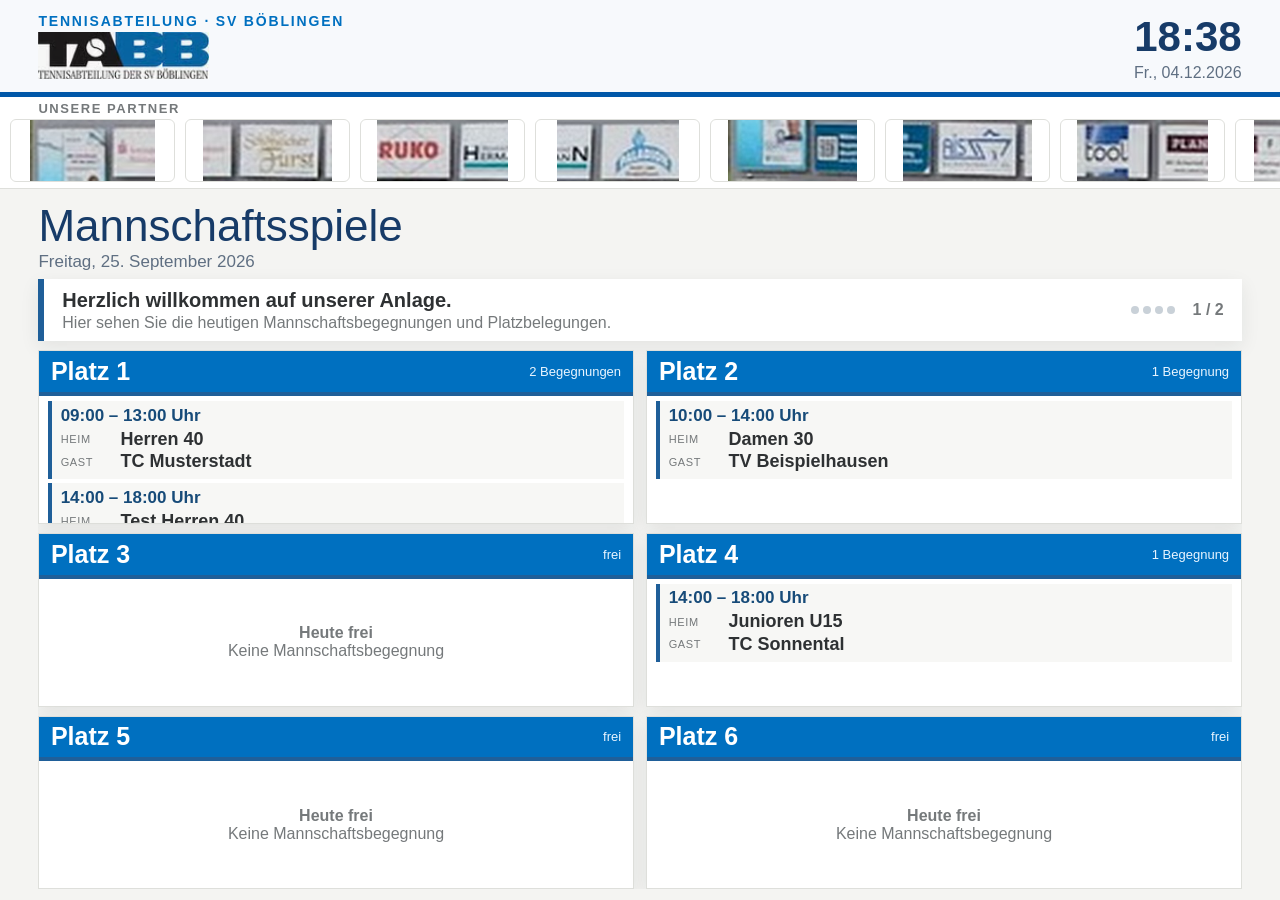
<file: display/index.html>
<!--
TABB Display POC
Version: v12
-->
<!doctype html>
<html lang="de">
<head>
<meta charset="utf-8">
<meta name="viewport" content="width=device-width,initial-scale=1,viewport-fit=cover">
<title>TABB · Mannschaftsspiele</title>
<link rel="stylesheet" href="style.css">
</head>
<body>
<div class="screen">
  <header class="topbar">
    <div>
      <div class="eyebrow">Tennisabteilung · SV Böblingen</div>
      <img class="tabb-logo" src="tabb-logo.png" alt="TABB – Tennisabteilung der SV Böblingen">
    </div>
    <div class="clock">
      <strong id="clock">--:--</strong>
      <span id="currentDate">--</span>
    </div>
  </header>

  <section class="sponsor-band">
    <div class="sponsor-label">Unsere Partner</div>
    <div class="marquee"><div id="marqueeTrack" class="marquee-track"></div></div>
  </section>

  <main>
    <section class="match-heading">
      <h1>Mannschaftsspiele</h1>
      <div id="displayDate" class="date"></div>
    </section>

    <div class="intro-strip">
      <div>
        <strong>Herzlich willkommen auf unserer Anlage.</strong>
        <span>Hier sehen Sie die heutigen Mannschaftsbegegnungen und Platzbelegungen.</span>
      </div>
      <div id="pageIndicator" class="page-indicator"></div>
    </div>

    <div id="courtPages" class="court-pages"></div>

    <section id="sponsorFill" class="sponsor-fill hidden">
      <h2>Heute keine Begegnungen</h2>
      <p>Für dieses Datum sind noch keine Spiele eingetragen.</p>
      <div id="sponsorWall" class="sponsor-wall"></div>
    </section>
  </main>
</div>
<script src="spielplan.js"></script>
<script src="app.js"></script>
</body>
</html>
</file>
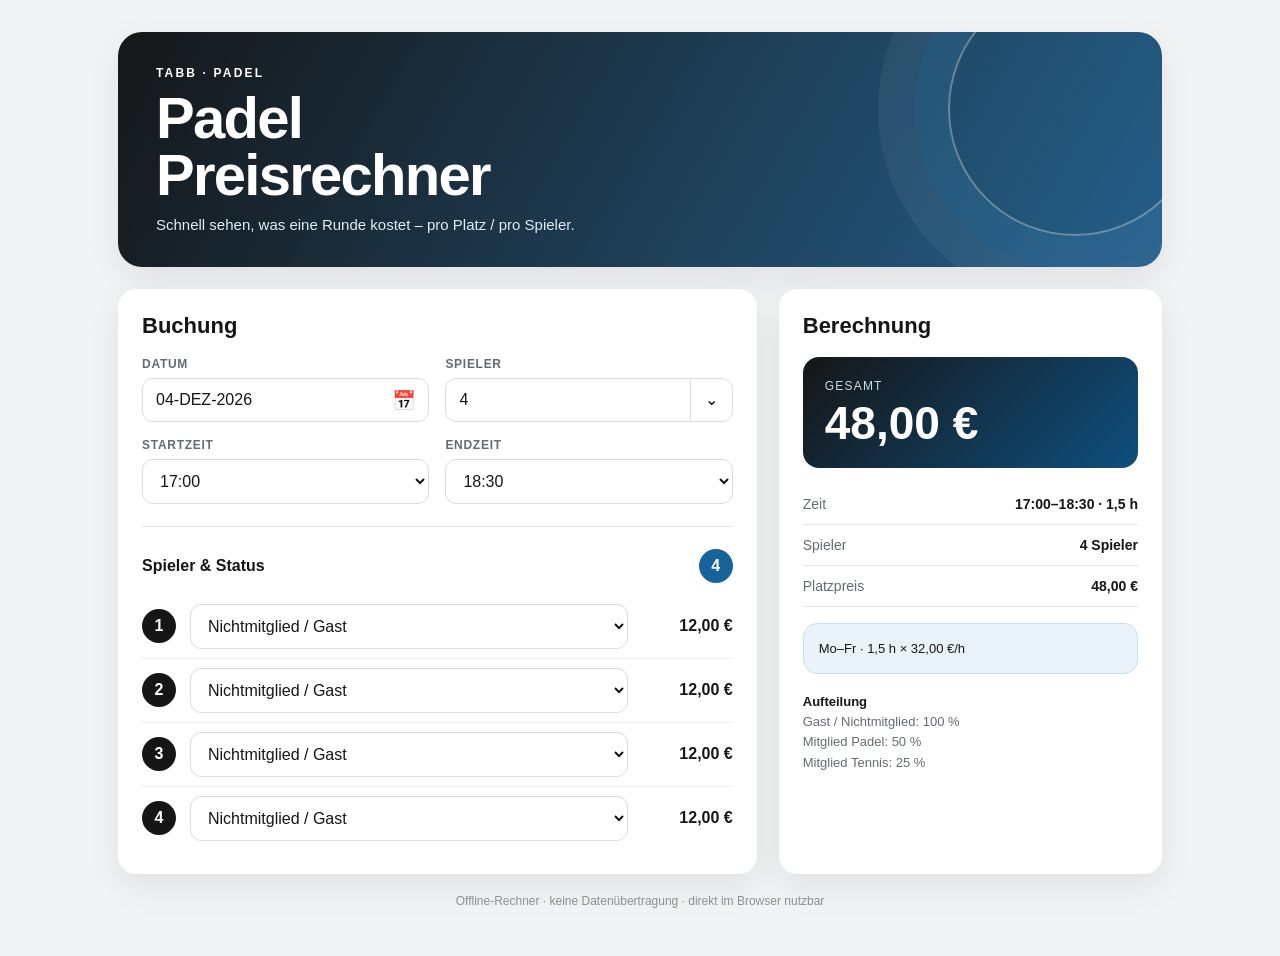
<file: padel/index.html>
<!doctype html>
<html lang="de">
<head>
<meta charset="utf-8">
<meta name="viewport" content="width=device-width,initial-scale=1">
<title>TABB Padel – Preisrechner</title>
<style>
:root{
  --ink:#161616;
  --muted:#666b70;
  --line:#e3e6e8;
  --soft:#f4f6f7;
  --tabb-blue:#17649a;
  --tabb-blue-dark:#0f4f7e;
  --tabb-blue-light:#eaf3f9;
  --white:#fff;
  --shadow:0 12px 36px rgba(0,0,0,.08);
  --radius:18px;
}
*{box-sizing:border-box}
body{
  margin:0;
  font-family:Arial,Helvetica,sans-serif;
  background:#f2f3f4;
  color:var(--ink);
}
.page{
  max-width:1080px;
  margin:0 auto;
  padding:32px 18px 48px;
}
.hero{
  background:var(--white);
  border-radius:24px;
  overflow:hidden;
  box-shadow:var(--shadow);
  margin-bottom:22px;
}
.hero-top{
  min-height:190px;
  padding:34px 38px;
  display:flex;
  align-items:flex-end;
  position:relative;
  background:
    linear-gradient(120deg,rgba(14,15,16,.97),rgba(15,79,126,.91)),
    repeating-linear-gradient(135deg,transparent 0 24px,rgba(255,255,255,.03) 24px 25px);
}
.hero-top:after{
  content:"";
  position:absolute;
  right:-40px;
  top:-50px;
  width:250px;
  height:250px;
  border:2px solid rgba(255,255,255,.32);
  border-radius:50%;
  box-shadow:
    0 0 0 34px rgba(23,100,154,.20),
    0 0 0 70px rgba(255,255,255,.05);
}
.eyebrow{
  color:#ffffff;
  text-transform:uppercase;
  letter-spacing:.18em;
  font-weight:700;
  font-size:12px;
  margin-bottom:10px;
}
h1{
  color:white;
  font-size:clamp(32px,6vw,58px);
  line-height:.98;
  margin:0;
  font-weight:800;
  letter-spacing:-.03em;
}
.hero-sub{
  color:#e2edf4;
  margin-top:12px;
  font-size:15px;
}
.content{
  display:grid;
  grid-template-columns:1.25fr .75fr;
  gap:22px;
}
.card{
  background:var(--white);
  border-radius:var(--radius);
  box-shadow:var(--shadow);
  padding:24px;
}
.card h2{
  margin:0 0 18px;
  font-size:22px;
}
.grid{
  display:grid;
  grid-template-columns:repeat(2,minmax(0,1fr));
  gap:16px;
}
.field label{
  display:block;
  font-size:12px;
  font-weight:700;
  color:var(--muted);
  text-transform:uppercase;
  letter-spacing:.06em;
  margin:0 0 7px;
}
input,select{
  width:100%;
  padding:12px 13px;
  border:1px solid #d6dce0;
  border-radius:11px;
  background:#fff;
  color:var(--ink);
  font-size:16px;
  outline:none;
}
input:focus,select:focus{
  border-color:var(--tabb-blue);
  box-shadow:0 0 0 3px rgba(23,100,154,.14);
}
.sep{
  height:1px;
  background:var(--line);
  margin:22px 0;
}
.players-head{
  display:flex;
  justify-content:space-between;
  align-items:center;
  gap:12px;
  margin-bottom:12px;
}
.players-head strong{font-size:16px}
.badge{
  display:inline-flex;
  align-items:center;
  justify-content:center;
  min-width:34px;
  height:34px;
  border-radius:999px;
  background:var(--tabb-blue);
  color:#fff;
  font-weight:800;
}
.player-row{
  display:grid;
  grid-template-columns:38px 1fr 95px;
  gap:10px;
  align-items:center;
  padding:9px 0;
  border-bottom:1px solid #eef0f1;
}
.player-row:last-child{border-bottom:0}
.num{
  width:34px;height:34px;border-radius:50%;
  display:grid;place-items:center;
  background:#161616;color:#fff;font-weight:700;
}
.price{
  text-align:right;
  font-weight:800;
  white-space:nowrap;
}
.summary{
  position:sticky;
  top:18px;
}
.total-box{
  background:linear-gradient(135deg,#161616,#0f4f7e);
  color:#fff;
  border-radius:16px;
  padding:22px;
  margin-bottom:16px;
}
.total-box .kicker{
  color:#cbdce8;
  font-size:12px;
  text-transform:uppercase;
  letter-spacing:.1em;
}
.total{
  font-size:46px;
  font-weight:800;
  line-height:1;
  margin-top:7px;
}
.detail{
  display:grid;
  grid-template-columns:1fr auto;
  gap:10px 16px;
  padding:12px 0;
  border-bottom:1px solid var(--line);
  font-size:14px;
}
.detail:last-of-type{border-bottom:0}
.detail span{color:var(--muted)}
.detail strong{text-align:right}
.rate-box{
  background:var(--tabb-blue-light);
  border:1px solid #c9deec;
  border-radius:14px;
  padding:15px;
  margin-top:16px;
  font-size:13px;
  line-height:1.5;
}
.rate-box b{color:var(--tabb-blue-dark)}
.legend{
  margin-top:18px;
  font-size:13px;
  color:var(--muted);
  line-height:1.55;
}
.legend strong{color:var(--ink)}
.warning{
  display:none;
  margin-top:14px;
  padding:12px 14px;
  border-radius:11px;
  background:#fff3f3;
  border:1px solid #efcccc;
  color:#9a2727;
  font-size:13px;
}
.footer{
  text-align:center;
  color:#8a9094;
  font-size:12px;
  margin-top:20px;
}
@media(max-width:780px){
  .content{grid-template-columns:1fr}
  .summary{position:static}
  .hero-top{padding:28px 24px;min-height:165px}
}
@media(max-width:520px){
  .grid{grid-template-columns:1fr}
  .page{padding:12px 10px 28px}
  .card{padding:18px}
  .player-row{grid-template-columns:34px 1fr 82px}
  .total{font-size:40px}
}

#countMenu button{
  display:block;
  width:100%;
  padding:10px 12px;
  border:0;
  background:#fff;
  text-align:left;
  font-size:16px;
  cursor:pointer;
}
#countMenu button:hover{
  background:var(--tabb-blue-light);
}

</style>
</head>
<body>
<div class="page">
  <section class="hero">
    <div class="hero-top">
      <div>
        <div class="eyebrow">TABB · PADEL</div>
        <h1>Padel<br>Preisrechner</h1>
        <div class="hero-sub">Schnell sehen, was eine Runde kostet – pro Platz / pro Spieler.</div>
      </div>
    </div>
  </section>

  <main class="content">
    <section class="card">
      <h2>Buchung</h2>
      <div class="grid">
        <div class="field">
          <label for="date">Datum</label>
          <div style="position:relative">
          <input id="dateDisplay" type="text" value="" readonly style="padding-right:44px;cursor:pointer">
          <span aria-hidden="true"
                style="position:absolute;right:13px;top:50%;transform:translateY(-50%);font-size:19px;pointer-events:none">📅</span>
          <input id="date" type="date" aria-label="Datum auswählen"
                 style="position:absolute;right:0;top:0;width:44px;height:100%;opacity:0;cursor:pointer">
        </div>
        </div>
        <div class="field">
          <label for="count">Spieler</label>
          <div class="player-count-wrap" style="position:relative">
            <input id="count" type="number" min="2" step="1" value="4" inputmode="numeric" style="padding-right:44px">
            <button id="countDrop" type="button" aria-label="Spieleranzahl auswählen"
                    style="position:absolute;right:1px;top:1px;bottom:1px;width:42px;border:0;border-left:1px solid #d6dce0;background:#fff;border-radius:0 10px 10px 0;cursor:pointer;font-size:16px">⌄</button>
            <div id="countMenu"
                 style="display:none;position:absolute;z-index:20;left:0;right:0;top:calc(100% + 4px);background:#fff;border:1px solid #d6dce0;border-radius:10px;box-shadow:0 10px 24px rgba(0,0,0,.12);max-height:230px;overflow:auto">
              <button type="button" data-count="2">2</button>
              <button type="button" data-count="3">3</button>
              <button type="button" data-count="4">4</button>
              <button type="button" data-count="5">5</button>
              <button type="button" data-count="6">6</button>
              <button type="button" data-count="7">7</button>
              <button type="button" data-count="8">8</button>
              <button type="button" data-count="9">9</button>
              <button type="button" data-count="10">10</button>
              <button type="button" data-count="11">11</button>
              <button type="button" data-count="12">12</button>
            </div>
          </div>
        </div>
        <div class="field">
          <label for="start">Startzeit</label>
          <select id="start"></select>
        </div>
        <div class="field">
          <label for="end">Endzeit</label>
          <select id="end"></select>
        </div>
      </div>

      <div class="warning" id="warning">Die Endzeit muss nach der Startzeit liegen.</div>

      <div class="sep"></div>

      <div class="players-head">
        <strong>Spieler & Status</strong>
        <span class="badge" id="playerBadge">4</span>
      </div>
      <div id="players"></div>
    </section>

    <aside class="card summary">
      <h2>Berechnung</h2>
      <div class="total-box">
        <div class="kicker">Gesamt</div>
        <div class="total" id="netTotal">0,00 €</div>
      </div>

      <div class="detail"><span>Zeit</span><strong id="summaryTime">–</strong></div>
      <div class="detail"><span>Spieler</span><strong id="summaryPlayers">–</strong></div>
      <div class="detail"><span>Platzpreis</span><strong id="courtTotal">–</strong></div>
      
      <div class="rate-box" id="rateInfo"></div>

      <div class="legend">
        <strong>Aufteilung</strong><br>
        Gast / Nichtmitglied: <span id="legendGast"></span><br>
        Mitglied Padel: <span id="legendPadel"></span><br>
        Mitglied Tennis: <span id="legendTennis"></span>
      </div>
    </aside>
  </main>

  <div class="footer">Offline-Rechner · keine Datenübertragung · direkt im Browser nutzbar</div>
</div>

<script src="preise.js"></script>
<script>
const TYPES = [
  {label:"Nichtmitglied / Gast", factor:PREISE.anteile.gast},
  {label:"Mitglied Padel", factor:PREISE.anteile.padel},
  {label:"Mitglied Tennis", factor:PREISE.anteile.tennis}
];

const $ = id => document.getElementById(id);
const eur = n => n.toLocaleString("de-DE",{style:"currency",currency:"EUR"});
const durationText = h => {
  const rounded = Math.round(h * 100) / 100;
  return `${String(rounded).replace(".",",")} h`;
};


function fillTimeSelects(){
  const start = $("start");
  const end = $("end");

  for(let minutes=0; minutes<24*60; minutes+=15){
    const h = Math.floor(minutes/60);
    const m = minutes%60;
    const value = String(h).padStart(2,"0")+":"+String(m).padStart(2,"0");
    start.add(new Option(value,value));
    end.add(new Option(value,value));
  }

  // 24:00 is useful as an end time, but not as a start time.
  end.add(new Option("24:00","24:00"));

  start.value = "17:00";
  end.value = "18:30";
}

function formatDateDisplay(value){
  if(!value) return "";
  const [y,m,d] = value.split("-").map(Number);
  const months = ["JAN","FEB","MAR","APR","MAI","JUN","JUL","AUG","SEP","OKT","NOV","DEZ"];
  return String(d).padStart(2,"0") + "-" + months[m-1] + "-" + y;
}

function updateDateDisplay(){
  $("dateDisplay").value = formatDateDisplay($("date").value);
}

function setToday(){
  const d = new Date();
  const local = new Date(d.getTime()-d.getTimezoneOffset()*60000).toISOString().slice(0,10);
  $("date").value = local;
  updateDateDisplay();
}

function timeToHours(value){
  const [h,m] = value.split(":").map(Number);
  return h + m/60;
}

function rebuildPlayers(){
  let n = Math.floor(+$("count").value);
  if(!Number.isFinite(n) || n < 2) n = 2;
  $("count").value = n;
  const old = [...document.querySelectorAll(".ptype")].map(x=>x.value);
  $("players").innerHTML = "";
  for(let i=0;i<n;i++){
    const row = document.createElement("div");
    row.className = "player-row";
    const opts = TYPES.map((t,idx)=>`<option value="${idx}" ${+(old[i]??0)===idx?"selected":""}>${t.label}</option>`).join("");
    row.innerHTML = `<div class="num">${i+1}</div><select class="ptype">${opts}</select><div class="price" id="p${i}">–</div>`;
    $("players").appendChild(row);
  }
  $("playerBadge").textContent=n;
  document.querySelectorAll(".ptype").forEach(el=>el.addEventListener("change",calculate));
  calculate();
}

function getBookingData(){
  const start = timeToHours($("start").value);
  const end = timeToHours($("end").value);
  const duration = end - start;
  return {start,end,duration};
}

function toMinutes(value){
  const [h,m] = value.split(":").map(Number);
  return h*60+m;
}

function dateValueToNumber(value){
  const [y,m,d] = value.split("-").map(Number);
  return y*10000 + m*100 + d;
}

function tariffAppliesToDate(tariff, dateValue){
  const n = dateValueToNumber(dateValue);
  return n >= dateValueToNumber(tariff.startDate)
      && n <= dateValueToNumber(tariff.endDate);
}

function dateRangesOverlap(aStart,aEnd,bStart,bEnd){
  return dateValueToNumber(aStart) <= dateValueToNumber(bEnd)
      && dateValueToNumber(bStart) <= dateValueToNumber(aEnd);
}

function validateTariffs(){
  const groups = [
    {name:"Mo–Fr", list:PREISE.werktag},
    {name:"Wochenende", list:PREISE.wochenende}
  ];
  const problems = [];

  for(const group of groups){
    for(let i=0;i<group.list.length;i++){
      const a = group.list[i];

      if(dateValueToNumber(a.endDate) < dateValueToNumber(a.startDate)){
        problems.push(`${group.name}: ungültiger Datumsbereich ${a.startDate}–${a.endDate}`);
      }

      if(toMinutes(a.end) <= toMinutes(a.start)){
        problems.push(`${group.name}: ungültiger Zeitraum ${a.start}–${a.end}`);
      }

      for(let j=i+1;j<group.list.length;j++){
        const b = group.list[j];

        const dateOverlap = dateRangesOverlap(a.startDate,a.endDate,b.startDate,b.endDate);
        const timeOverlap = toMinutes(a.start) < toMinutes(b.end)
                         && toMinutes(b.start) < toMinutes(a.end);

        if(dateOverlap && timeOverlap){
          problems.push(
            `${group.name}: Überschneidung ` +
            `${a.startDate}–${a.endDate} ${a.start}–${a.end} / ` +
            `${b.startDate}–${b.endDate} ${b.start}–${b.end}`
          );
        }
      }
    }
  }
  return problems;
}

function getCourtPrice(){
  const date = new Date($("date").value+"T12:00:00");
  const day = date.getDay();
  const weekend = day===0 || day===6;
  const {start,end,duration} = getBookingData();

  if(duration <= 0) return null;

  const dateValue = $("date").value;
  const tariffs = (weekend ? PREISE.wochenende : PREISE.werktag)
    .filter(t => tariffAppliesToDate(t, dateValue));
  if(!tariffs.length){
    return {error:"Für das gewählte Datum ist keine Preisgestaltung definiert."};
  }

  const bookingStart = Math.round(start*60);
  const bookingEnd = Math.round(end*60);

  let total = 0;
  let covered = 0;
  const parts = [];

  for(const t of tariffs){
    const tStart = toMinutes(t.start);
    const tEnd = toMinutes(t.end);
    const overlapStart = Math.max(bookingStart,tStart);
    const overlapEnd = Math.min(bookingEnd,tEnd);

    if(overlapEnd > overlapStart){
      const hours = (overlapEnd-overlapStart)/60;
      total += hours*t.price;
      covered += overlapEnd-overlapStart;
      parts.push(`${durationText(hours)} × ${eur(t.price)}/h`);
    }
  }

  if(covered !== bookingEnd-bookingStart){
    return {error:"Für einen Teil der gewählten Zeit ist kein Preis definiert."};
  }

  return {
    total,
    text:`${weekend ? "Wochenende" : "Mo–Fr"} · ${parts.join(" + ")}`,
    duration
  };
}

function clearCalculation(){
  $("netTotal").textContent = "–";
  $("courtTotal").textContent = "–";
  $("summaryTime").textContent = "–";
  $("rateInfo").innerHTML = "Bitte gültige Start- und Endzeit wählen.";
  document.querySelectorAll(".price").forEach(x=>x.textContent="–");
}

function calculate(){
  if(!$("date").value || !$("start").value || !$("end").value) return;

  const n = +$("count").value;
  const court = getCourtPrice();
  const warning = $("warning");

  if(!court){
    warning.textContent = "Die Endzeit muss nach der Startzeit liegen.";
    warning.style.display = "block";
    clearCalculation();
    return;
  }

  const tariffProblems = validateTariffs();
  if(tariffProblems.length){
    warning.textContent = "Preisgestaltung prüfen: " + tariffProblems.join(" | ");
    warning.style.display = "block";
    clearCalculation();
    return;
  }
  warning.style.display = "none";
  if(court.error){
    warning.textContent = court.error;
    warning.style.display = "block";
    clearCalculation();
    return;
  }

  const selections = [...document.querySelectorAll(".ptype")];
  const weights = selections.map(sel => TYPES[+sel.value].factor);
  const weightSum = weights.reduce((a,b)=>a+b,0);

  selections.forEach((sel,i)=>{
    const price = court.total * (weights[i] / weightSum);
    $(`p${i}`).textContent = eur(price);
  });

  $("netTotal").textContent = eur(court.total);
  $("courtTotal").textContent = eur(court.total);
  $("summaryTime").textContent = `${$("start").value}–${$("end").value} · ${durationText(court.duration)}`;
  $("summaryPlayers").textContent = `${n} Spieler`;
  $("rateInfo").innerHTML = `${court.text}`;
}

["start","end"].forEach(id=>$(id).addEventListener("change",calculate));
$("date").addEventListener("change",()=>{
  updateDateDisplay();
  calculate();
});
$("dateDisplay").addEventListener("click",()=>{
  if($("date").showPicker) $("date").showPicker();
  else $("date").click();
});
$("count").addEventListener("change",rebuildPlayers);

$("countDrop").addEventListener("click",(e)=>{
  e.stopPropagation();
  const menu = $("countMenu");
  menu.style.display = menu.style.display === "block" ? "none" : "block";
});

$("countMenu").querySelectorAll("button[data-count]").forEach(btn=>{
  btn.addEventListener("click",()=>{
    $("count").value = btn.dataset.count;
    $("countMenu").style.display = "none";
    rebuildPlayers();
  });
});

document.addEventListener("click",(e)=>{
  if(!e.target.closest(".player-count-wrap")){
    $("countMenu").style.display = "none";
  }
});


$("legendGast").textContent = Math.round(PREISE.anteile.gast*100) + " %";
$("legendPadel").textContent = Math.round(PREISE.anteile.padel*100) + " %";
$("legendTennis").textContent = Math.round(PREISE.anteile.tennis*100) + " %";

fillTimeSelects();
setToday();

const tariffProblems = validateTariffs();
if(tariffProblems.length){
  $("warning").textContent = "Preisgestaltung prüfen: " + tariffProblems.join(" | ");
  $("warning").style.display = "block";
}

rebuildPlayers();
</script>
</body>
</html>
</file>
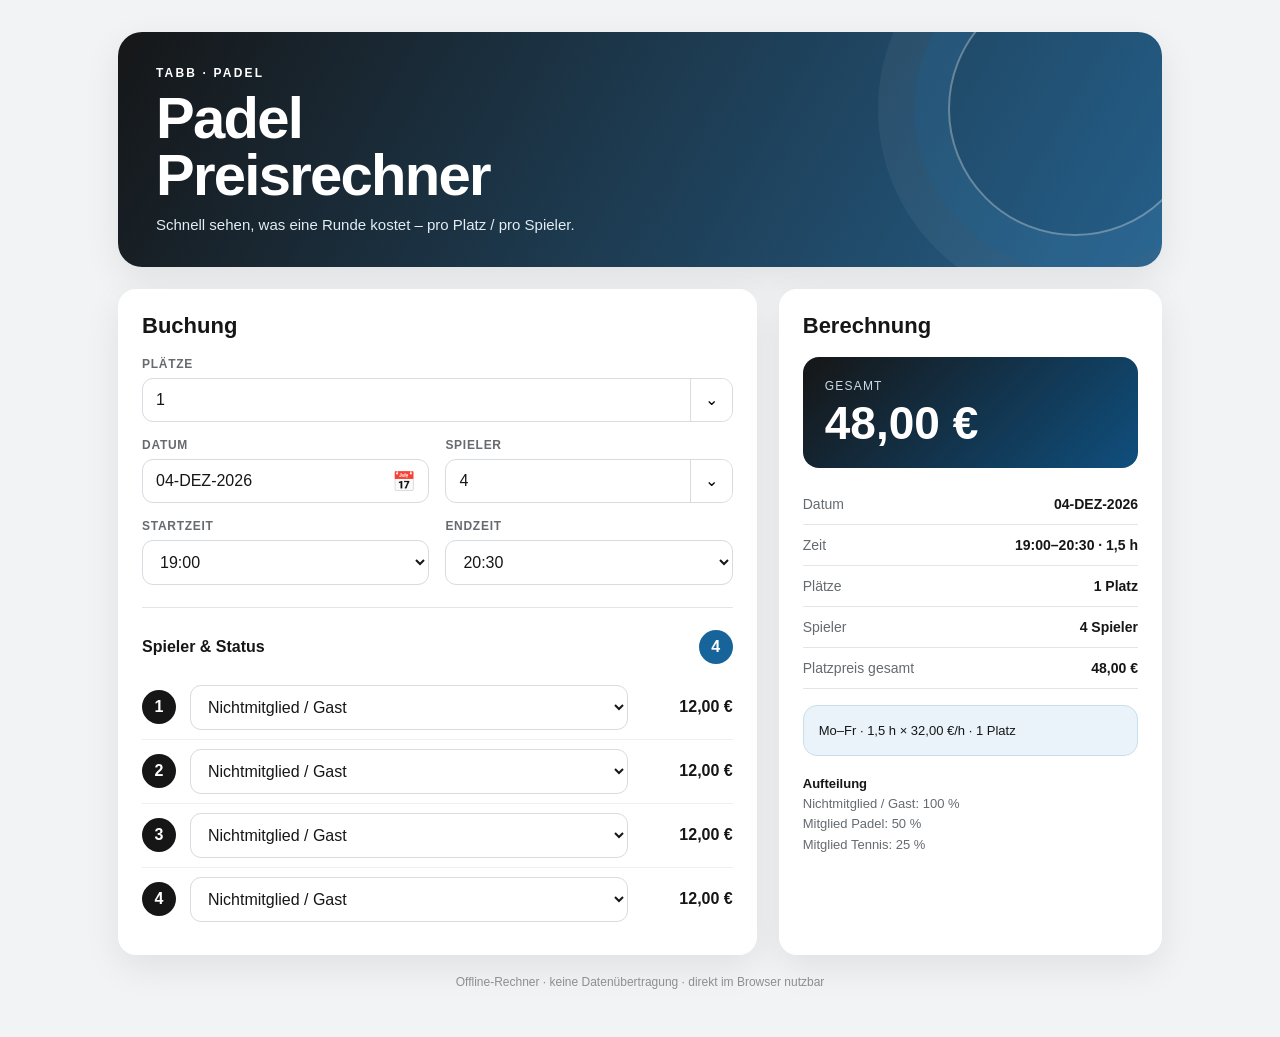
<file: padel/preisrechner/index.html>
<!doctype html>
<html lang="de">
<head>
<meta charset="utf-8">
<meta name="viewport" content="width=device-width,initial-scale=1">
<title>TABB Padel – Preisrechner</title>
<style>
:root{
  --ink:#161616;
  --muted:#666b70;
  --line:#e3e6e8;
  --soft:#f4f6f7;
  --tabb-blue:#17649a;
  --tabb-blue-dark:#0f4f7e;
  --tabb-blue-light:#eaf3f9;
  --white:#fff;
  --shadow:0 12px 36px rgba(0,0,0,.08);
  --radius:18px;
}
*{box-sizing:border-box}
body{
  margin:0;
  font-family:Arial,Helvetica,sans-serif;
  background:#f2f3f4;
  color:var(--ink);
}
.page{
  max-width:1080px;
  margin:0 auto;
  padding:32px 18px 48px;
}
.hero{
  background:var(--white);
  border-radius:24px;
  overflow:hidden;
  box-shadow:var(--shadow);
  margin-bottom:22px;
}
.hero-top{
  min-height:190px;
  padding:34px 38px;
  display:flex;
  align-items:flex-end;
  position:relative;
  background:
    linear-gradient(120deg,rgba(14,15,16,.97),rgba(15,79,126,.91)),
    repeating-linear-gradient(135deg,transparent 0 24px,rgba(255,255,255,.03) 24px 25px);
}
.hero-top:after{
  content:"";
  position:absolute;
  right:-40px;
  top:-50px;
  width:250px;
  height:250px;
  border:2px solid rgba(255,255,255,.32);
  border-radius:50%;
  box-shadow:
    0 0 0 34px rgba(23,100,154,.20),
    0 0 0 70px rgba(255,255,255,.05);
}
.eyebrow{
  color:#ffffff;
  text-transform:uppercase;
  letter-spacing:.18em;
  font-weight:700;
  font-size:12px;
  margin-bottom:10px;
}
h1{
  color:white;
  font-size:clamp(32px,6vw,58px);
  line-height:.98;
  margin:0;
  font-weight:800;
  letter-spacing:-.03em;
}
.hero-sub{
  color:#e2edf4;
  margin-top:12px;
  font-size:15px;
}
.content{
  display:grid;
  grid-template-columns:1.25fr .75fr;
  gap:22px;
}
.card{
  background:var(--white);
  border-radius:var(--radius);
  box-shadow:var(--shadow);
  padding:24px;
}
.card h2{
  margin:0 0 18px;
  font-size:22px;
}
.grid{
  display:grid;
  grid-template-columns:repeat(2,minmax(0,1fr));
  gap:16px;
}
.field label{
  display:block;
  font-size:12px;
  font-weight:700;
  color:var(--muted);
  text-transform:uppercase;
  letter-spacing:.06em;
  margin:0 0 7px;
}
input,select{
  width:100%;
  padding:12px 13px;
  border:1px solid #d6dce0;
  border-radius:11px;
  background:#fff;
  color:var(--ink);
  font-size:16px;
  outline:none;
}
input:focus,select:focus{
  border-color:var(--tabb-blue);
  box-shadow:0 0 0 3px rgba(23,100,154,.14);
}
.sep{
  height:1px;
  background:var(--line);
  margin:22px 0;
}
.players-head{
  display:flex;
  justify-content:space-between;
  align-items:center;
  gap:12px;
  margin-bottom:12px;
}
.players-head strong{font-size:16px}
.badge{
  display:inline-flex;
  align-items:center;
  justify-content:center;
  min-width:34px;
  height:34px;
  border-radius:999px;
  background:var(--tabb-blue);
  color:#fff;
  font-weight:800;
}
.player-row{
  display:grid;
  grid-template-columns:38px 1fr 95px;
  gap:10px;
  align-items:center;
  padding:9px 0;
  border-bottom:1px solid #eef0f1;
}
.player-row:last-child{border-bottom:0}
.num{
  width:34px;height:34px;border-radius:50%;
  display:grid;place-items:center;
  background:#161616;color:#fff;font-weight:700;
}
.price{
  text-align:right;
  font-weight:800;
  white-space:nowrap;
}
.summary{
  position:sticky;
  top:18px;
}
.total-box{
  background:linear-gradient(135deg,#161616,#0f4f7e);
  color:#fff;
  border-radius:16px;
  padding:22px;
  margin-bottom:16px;
}
.total-box .kicker{
  color:#cbdce8;
  font-size:12px;
  text-transform:uppercase;
  letter-spacing:.1em;
}
.total{
  font-size:46px;
  font-weight:800;
  line-height:1;
  margin-top:7px;
}
.detail{
  display:grid;
  grid-template-columns:1fr auto;
  gap:10px 16px;
  padding:12px 0;
  border-bottom:1px solid var(--line);
  font-size:14px;
}
.detail:last-of-type{border-bottom:0}
.detail span{color:var(--muted)}
.detail strong{text-align:right}
.rate-box{
  background:var(--tabb-blue-light);
  border:1px solid #c9deec;
  border-radius:14px;
  padding:15px;
  margin-top:16px;
  font-size:13px;
  line-height:1.5;
}
.rate-box b{color:var(--tabb-blue-dark)}
.legend{
  margin-top:18px;
  font-size:13px;
  color:var(--muted);
  line-height:1.55;
}
.legend strong{color:var(--ink)}
.warning{
  display:none;
  margin-top:14px;
  padding:12px 14px;
  border-radius:11px;
  background:#fff3f3;
  border:1px solid #efcccc;
  color:#9a2727;
  font-size:13px;
}
.footer{
  text-align:center;
  color:#8a9094;
  font-size:12px;
  margin-top:20px;
}
@media(max-width:780px){
  .content{grid-template-columns:1fr}
  .summary{position:static}
  .hero-top{padding:28px 24px;min-height:165px}
}
@media(max-width:520px){
  .grid{grid-template-columns:1fr}
  .page{padding:12px 10px 28px}
  .card{padding:18px}
  .player-row{grid-template-columns:34px 1fr 82px}
  .total{font-size:40px}
}

#countMenu button, #courtsMenu button{
  display:block;
  width:100%;
  padding:10px 12px;
  border:0;
  background:#fff;
  text-align:left;
  font-size:16px;
  cursor:pointer;
}
#countMenu button:hover, #courtsMenu button:hover{
  background:var(--tabb-blue-light);
}

</style>
</head>
<body>
<div class="page">
  <section class="hero">
    <div class="hero-top">
      <div>
        <div class="eyebrow">TABB · PADEL</div>
        <h1>Padel<br>Preisrechner</h1>
        <div class="hero-sub">Schnell sehen, was eine Runde kostet – pro Platz / pro Spieler.</div>
      </div>
    </div>
  </section>

  <main class="content">
    <section class="card">
      <h2>Buchung</h2>
      <div class="field" style="margin-bottom:16px">
        <label for="courts">Plätze</label>
        <div class="court-count-wrap" style="position:relative">
          <input id="courts" type="number" min="1" step="1" value="1" inputmode="numeric" style="padding-right:44px">
          <button id="courtsDrop" type="button" aria-label="Platzanzahl auswählen"
                  style="position:absolute;right:1px;top:1px;bottom:1px;width:42px;border:0;border-left:1px solid #d6dce0;background:#fff;border-radius:0 10px 10px 0;cursor:pointer;font-size:16px">⌄</button>
          <div id="courtsMenu"
               style="display:none;position:absolute;z-index:20;left:0;right:0;top:calc(100% + 4px);background:#fff;border:1px solid #d6dce0;border-radius:10px;box-shadow:0 10px 24px rgba(0,0,0,.12);max-height:230px;overflow:auto">
            <button type="button" data-courts="1">1</button>
            <button type="button" data-courts="2">2</button>
            <button type="button" data-courts="3">3</button>
          </div>
        </div>
      </div>
      <div class="grid">
        <div class="field">
          <label for="date">Datum</label>
          <div style="position:relative">
          <input id="dateDisplay" type="text" value="" readonly style="padding-right:44px;cursor:pointer">
          <span aria-hidden="true"
                style="position:absolute;right:13px;top:50%;transform:translateY(-50%);font-size:19px;pointer-events:none">📅</span>
          <input id="date" type="date" aria-label="Datum auswählen"
                 style="position:absolute;right:0;top:0;width:44px;height:100%;opacity:0;cursor:pointer">
        </div>
        </div>
        <div class="field">
          <label for="count">Spieler</label>
          <div class="player-count-wrap" style="position:relative">
            <input id="count" type="number" min="2" step="1" value="4" inputmode="numeric" style="padding-right:44px">
            <button id="countDrop" type="button" aria-label="Spieleranzahl auswählen"
                    style="position:absolute;right:1px;top:1px;bottom:1px;width:42px;border:0;border-left:1px solid #d6dce0;background:#fff;border-radius:0 10px 10px 0;cursor:pointer;font-size:16px">⌄</button>
            <div id="countMenu"
                 style="display:none;position:absolute;z-index:20;left:0;right:0;top:calc(100% + 4px);background:#fff;border:1px solid #d6dce0;border-radius:10px;box-shadow:0 10px 24px rgba(0,0,0,.12);max-height:230px;overflow:auto">
              <button type="button" data-count="2">2</button>
              <button type="button" data-count="3">3</button>
              <button type="button" data-count="4">4</button>
              <button type="button" data-count="5">5</button>
              <button type="button" data-count="6">6</button>
              <button type="button" data-count="7">7</button>
              <button type="button" data-count="8">8</button>
              <button type="button" data-count="9">9</button>
              <button type="button" data-count="10">10</button>
              <button type="button" data-count="11">11</button>
              <button type="button" data-count="12">12</button>
            </div>
          </div>
        </div>
        <div class="field">
          <label for="start">Startzeit</label>
          <select id="start"></select>
        </div>
        <div class="field">
          <label for="end">Endzeit</label>
          <select id="end"></select>
        </div>
      </div>

      <div class="warning" id="warning">Die Endzeit muss nach der Startzeit liegen.</div>

      <div class="sep"></div>

      <div class="players-head">
        <strong>Spieler & Status</strong>
        <span class="badge" id="playerBadge">4</span>
      </div>
      <div id="players"></div>
    </section>

    <aside class="card summary">
      <h2>Berechnung</h2>
      <div class="total-box">
        <div class="kicker">Gesamt</div>
        <div class="total" id="netTotal">0,00 €</div>
      </div>

      <div class="detail"><span>Datum</span><strong id="summaryDate">–</strong></div>
      <div class="detail"><span>Zeit</span><strong id="summaryTime">–</strong></div>
      <div class="detail"><span>Plätze</span><strong id="summaryCourts">1 Platz</strong></div>
      <div class="detail"><span>Spieler</span><strong id="summaryPlayers">–</strong></div>
      <div class="detail"><span>Platzpreis gesamt</span><strong id="courtTotal">–</strong></div>
      
      <div class="rate-box" id="rateInfo"></div>

      <div class="legend">
        <strong>Aufteilung</strong><br>
        Nichtmitglied / Gast: <span id="legendGast"></span><br>
        Mitglied Padel: <span id="legendPadel"></span><br>
        Mitglied Tennis: <span id="legendTennis"></span>
      </div>
    </aside>
  </main>

  <div class="footer">Offline-Rechner · keine Datenübertragung · direkt im Browser nutzbar</div>
</div>

<script src="preise.js"></script>
<script>
const TYPES = [
  {label:"Nichtmitglied / Gast", factor:PREISE.anteile.gast},
  {label:"Mitglied Padel", factor:PREISE.anteile.padel},
  {label:"Mitglied Tennis", factor:PREISE.anteile.tennis}
];

const $ = id => document.getElementById(id);
const eur = n => n.toLocaleString("de-DE",{style:"currency",currency:"EUR"});
const durationText = h => {
  const rounded = Math.round(h * 100) / 100;
  return `${String(rounded).replace(".",",")} h`;
};


function fillTimeSelects(){
  const start = $("start");
  const end = $("end");

  for(let minutes=0; minutes<24*60; minutes+=30){
    const h = Math.floor(minutes/60);
    const m = minutes%60;
    const value = String(h).padStart(2,"0")+":"+String(m).padStart(2,"0");
    start.add(new Option(value,value));
    end.add(new Option(value,value));
  }

  end.add(new Option("24:00","24:00"));

  // Wie bei einer Parkscheibe: auf die nächste halbe Stunde stellen.
  const now = new Date();
  let startMinutes = now.getHours()*60 + now.getMinutes();
  startMinutes = Math.ceil(startMinutes/30)*30;
  if(startMinutes >= 24*60) startMinutes = 23*60+30;

  const timeValue = minutes => {
    const h = Math.floor(minutes/60);
    const m = minutes%60;
    return String(h).padStart(2,"0")+":"+String(m).padStart(2,"0");
  };

  start.value = timeValue(startMinutes);

  // Bisherige Standarddauer: 1,5 Stunden.
  const endMinutes = Math.min(startMinutes+90,24*60);
  end.value = timeValue(endMinutes);
}

function formatDateDisplay(value){
  if(!value) return "";
  const [y,m,d] = value.split("-").map(Number);
  const months = ["JAN","FEB","MAR","APR","MAI","JUN","JUL","AUG","SEP","OKT","NOV","DEZ"];
  return String(d).padStart(2,"0") + "-" + months[m-1] + "-" + y;
}

function updateDateDisplay(){
  $("dateDisplay").value = formatDateDisplay($("date").value);
}

function setToday(){
  const d = new Date();
  const local = new Date(d.getTime()-d.getTimezoneOffset()*60000).toISOString().slice(0,10);
  $("date").value = local;
  updateDateDisplay();
}

function timeToHours(value){
  const [h,m] = value.split(":").map(Number);
  return h + m/60;
}

function rebuildPlayers(){
  let n = Math.floor(+$("count").value);
  if(!Number.isFinite(n) || n < 2) n = 2;
  $("count").value = n;
  const old = [...document.querySelectorAll(".ptype")].map(x=>x.value);
  $("players").innerHTML = "";
  for(let i=0;i<n;i++){
    const row = document.createElement("div");
    row.className = "player-row";
    const opts = TYPES.map((t,idx)=>`<option value="${idx}" ${+(old[i]??0)===idx?"selected":""}>${t.label}</option>`).join("");
    row.innerHTML = `<div class="num">${i+1}</div><select class="ptype">${opts}</select><div class="price" id="p${i}">–</div>`;
    $("players").appendChild(row);
  }
  $("playerBadge").textContent=n;
  document.querySelectorAll(".ptype").forEach(el=>el.addEventListener("change",calculate));
  calculate();
}

function getBookingData(){
  const start = timeToHours($("start").value);
  const end = timeToHours($("end").value);
  const duration = end - start;
  return {start,end,duration};
}

function toMinutes(value){
  const [h,m] = value.split(":").map(Number);
  return h*60+m;
}

function dateValueToNumber(value){
  const [y,m,d] = value.split("-").map(Number);
  return y*10000 + m*100 + d;
}

function tariffAppliesToDate(tariff, dateValue){
  const n = dateValueToNumber(dateValue);
  return n >= dateValueToNumber(tariff.startDate)
      && n <= dateValueToNumber(tariff.endDate);
}

function dateRangesOverlap(aStart,aEnd,bStart,bEnd){
  return dateValueToNumber(aStart) <= dateValueToNumber(bEnd)
      && dateValueToNumber(bStart) <= dateValueToNumber(aEnd);
}

function validateTariffs(){
  const groups = [
    {name:"Mo–Fr", list:PREISE.werktag},
    {name:"Wochenende", list:PREISE.wochenende}
  ];
  const problems = [];

  for(const group of groups){
    for(let i=0;i<group.list.length;i++){
      const a = group.list[i];

      if(dateValueToNumber(a.endDate) < dateValueToNumber(a.startDate)){
        problems.push(`${group.name}: ungültiger Datumsbereich ${a.startDate}–${a.endDate}`);
      }

      if(toMinutes(a.end) <= toMinutes(a.start)){
        problems.push(`${group.name}: ungültiger Zeitraum ${a.start}–${a.end}`);
      }

      for(let j=i+1;j<group.list.length;j++){
        const b = group.list[j];

        const dateOverlap = dateRangesOverlap(a.startDate,a.endDate,b.startDate,b.endDate);
        const timeOverlap = toMinutes(a.start) < toMinutes(b.end)
                         && toMinutes(b.start) < toMinutes(a.end);

        if(dateOverlap && timeOverlap){
          problems.push(
            `${group.name}: Überschneidung ` +
            `${a.startDate}–${a.endDate} ${a.start}–${a.end} / ` +
            `${b.startDate}–${b.endDate} ${b.start}–${b.end}`
          );
        }
      }
    }
  }
  return problems;
}

function getCourtPrice(){
  const date = new Date($("date").value+"T12:00:00");
  const day = date.getDay();
  const weekend = day===0 || day===6;
  const {start,end,duration} = getBookingData();

  if(duration <= 0) return null;

  const dateValue = $("date").value;
  const tariffs = (weekend ? PREISE.wochenende : PREISE.werktag)
    .filter(t => tariffAppliesToDate(t, dateValue));
  if(!tariffs.length){
    return {error:"Für das gewählte Datum ist keine Preisgestaltung definiert."};
  }

  const bookingStart = Math.round(start*60);
  const bookingEnd = Math.round(end*60);

  let total = 0;
  let covered = 0;
  const parts = [];

  for(const t of tariffs){
    const tStart = toMinutes(t.start);
    const tEnd = toMinutes(t.end);
    const overlapStart = Math.max(bookingStart,tStart);
    const overlapEnd = Math.min(bookingEnd,tEnd);

    if(overlapEnd > overlapStart){
      const hours = (overlapEnd-overlapStart)/60;
      total += hours*t.price;
      covered += overlapEnd-overlapStart;
      parts.push(`${durationText(hours)} × ${eur(t.price)}/h`);
    }
  }

  if(covered !== bookingEnd-bookingStart){
    return {error:"Für einen Teil der gewählten Zeit ist kein Preis definiert."};
  }

  return {
    total,
    text:`${weekend ? "Wochenende" : "Mo–Fr"} · ${parts.join(" + ")}`,
    duration
  };
}

function clearCalculation(){
  $("netTotal").textContent = "–";
  $("courtTotal").textContent = "–";
  $("summaryTime").textContent = "–";
  $("rateInfo").innerHTML = "Bitte gültige Start- und Endzeit wählen.";
  document.querySelectorAll(".price").forEach(x=>x.textContent="–");
}

function calculate(){
  if(!$("date").value || !$("start").value || !$("end").value) return;

  const n = +$("count").value;
  const court = getCourtPrice();
  const warning = $("warning");

  if(!court){
    warning.textContent = "Die Endzeit muss nach der Startzeit liegen.";
    warning.style.display = "block";
    clearCalculation();
    return;
  }

  const tariffProblems = validateTariffs();
  if(tariffProblems.length){
    warning.textContent = "Preisgestaltung prüfen: " + tariffProblems.join(" | ");
    warning.style.display = "block";
    clearCalculation();
    return;
  }
  warning.style.display = "none";
  if(court.error){
    warning.textContent = court.error;
    warning.style.display = "block";
    clearCalculation();
    return;
  }

  const courtCount = Math.max(1, Math.floor(+$("courts").value || 1));
  const totalCourtPrice = court.total * courtCount;

  const selections = [...document.querySelectorAll(".ptype")];
  const weights = selections.map(sel => TYPES[+sel.value].factor);
  const weightSum = weights.reduce((a,b)=>a+b,0);

  selections.forEach((sel,i)=>{
    const price = totalCourtPrice * (weights[i] / weightSum);
    $(`p${i}`).textContent = eur(price);
  });

  $("netTotal").textContent = eur(totalCourtPrice);
  $("courtTotal").textContent = eur(totalCourtPrice);
  $("summaryDate").textContent = formatDateDisplay($("date").value);
  $("summaryTime").textContent = `${$("start").value}–${$("end").value} · ${durationText(court.duration)}`;
  $("summaryCourts").textContent = `${courtCount} ${courtCount === 1 ? "Platz" : "Plätze"}`;
  $("summaryPlayers").textContent = `${n} Spieler`;
  $("rateInfo").innerHTML = `${court.text} · ${courtCount} ${courtCount === 1 ? "Platz" : "Plätze"}`;
}

$("start").addEventListener("change",()=>{
  const startMinutes = toMinutes($("start").value);
  const endMinutes = Math.min(startMinutes + 90, 24*60);
  const h = Math.floor(endMinutes/60);
  const m = endMinutes%60;
  $("end").value = String(h).padStart(2,"0")+":"+String(m).padStart(2,"0");
  calculate();
});
$("end").addEventListener("change",calculate);
$("courts").addEventListener("change",()=>{
  let n = Math.floor(+$("courts").value);
  if(!Number.isFinite(n) || n < 1) n = 1;
  $("courts").value = n;
  calculate();
});

$("courtsDrop").addEventListener("click",(e)=>{
  e.stopPropagation();
  const menu = $("courtsMenu");
  menu.style.display = menu.style.display === "block" ? "none" : "block";
});

$("courtsMenu").querySelectorAll("button[data-courts]").forEach(btn=>{
  btn.addEventListener("click",()=>{
    $("courts").value = btn.dataset.courts;
    $("courtsMenu").style.display = "none";
    calculate();
  });
});
$("date").addEventListener("change",()=>{
  updateDateDisplay();
  calculate();
});
$("dateDisplay").addEventListener("click",()=>{
  if($("date").showPicker) $("date").showPicker();
  else $("date").click();
});
$("count").addEventListener("change",rebuildPlayers);

$("countDrop").addEventListener("click",(e)=>{
  e.stopPropagation();
  const menu = $("countMenu");
  menu.style.display = menu.style.display === "block" ? "none" : "block";
});

$("countMenu").querySelectorAll("button[data-count]").forEach(btn=>{
  btn.addEventListener("click",()=>{
    $("count").value = btn.dataset.count;
    $("countMenu").style.display = "none";
    rebuildPlayers();
  });
});

document.addEventListener("click",(e)=>{
  if(!e.target.closest(".player-count-wrap")){
    $("countMenu").style.display = "none";
  }
  if(!e.target.closest(".court-count-wrap")){
    $("courtsMenu").style.display = "none";
  }
});


$("legendGast").textContent = Math.round(PREISE.anteile.gast*100) + " %";
$("legendPadel").textContent = Math.round(PREISE.anteile.padel*100) + " %";
$("legendTennis").textContent = Math.round(PREISE.anteile.tennis*100) + " %";

fillTimeSelects();
setToday();

const tariffProblems = validateTariffs();
if(tariffProblems.length){
  $("warning").textContent = "Preisgestaltung prüfen: " + tariffProblems.join(" | ");
  $("warning").style.display = "block";
}

rebuildPlayers();
</script>
</body>
</html>
</file>
<file: display/style.css>
*{box-sizing:border-box}
:root{
 --bg:#f4f4f2;--surface:#fff;--surface-soft:#f7f7f5;--text:#2e3133;
 --muted:#75797b;--line:#dedfdb;--accent:#0070c0;--accent-dark:#174b79;
 --shadow:0 6px 18px rgba(30,34,34,.08);
}
html,body{margin:0;width:100%;height:100%;overflow:hidden;background:var(--bg);font-family:Arial,Helvetica,sans-serif;color:var(--text)}
.screen{width:100vw;height:100vh;overflow:hidden;display:grid;grid-template-rows:auto auto 1fr;background:var(--bg)}

.topbar{display:flex;justify-content:space-between;align-items:center;gap:16px;padding:1.4vh 3vw 1vh;background:#f7f9fc;border-bottom:5px solid #0057a8}
.eyebrow{font-size:clamp(9px,1.2vw,14px);letter-spacing:.13em;text-transform:uppercase;color:#0070c0;font-weight:800}
.tabb-logo{display:block;height:clamp(34px,5.2vh,58px);width:auto;max-width:45vw;object-fit:contain;margin:.4vh 0}
h1{margin:.2vh 0;font-size:clamp(25px,4vw,44px);font-weight:500;color:#173b68}
.date{color:#5f6f82;font-size:clamp(11px,1.5vw,17px)}
.clock strong{font-size:clamp(24px,3.8vw,42px);color:#173b68}

.sponsor-band{background:#fff;border-bottom:1px solid var(--line);padding:.45vh 0 .65vh;overflow:hidden}
.sponsor-label{padding:0 3vw .35vh;font-size:clamp(9px,1.1vw,13px);font-weight:800;letter-spacing:.12em;text-transform:uppercase;color:var(--muted)}
.marquee{overflow:hidden;width:100%}
.marquee-track{display:flex;gap:10px;width:max-content;padding-left:10px;animation:marquee 34s linear infinite}
.sponsor-tile{flex:0 0 auto;width:clamp(95px,15vw,165px);height:clamp(46px,7vh,76px);background:#fff;border:1px solid var(--line);border-radius:6px;overflow:hidden;display:flex;align-items:center;justify-content:center}
.sponsor-tile img{width:100%;height:100%;object-fit:contain}
@keyframes marquee{from{transform:translateX(0)}to{transform:translateX(-50%)}}

main{min-height:0;overflow:hidden;padding:1vh 3vw 1.2vh;display:grid;grid-template-rows:auto 1fr}
.intro-strip{display:flex;align-items:center;justify-content:space-between;gap:12px;background:#fff;border-left:6px solid #1f5f99;padding:.9vh 1.4vw;margin-bottom:1vh;min-height:62px;box-shadow:var(--shadow)}
.intro-strip strong{display:block;margin-bottom:.25vh;font-size:clamp(13px,1.8vw,20px)}
.intro-strip span{color:var(--muted);font-size:clamp(10px,1.4vw,16px)}
.page-indicator{color:var(--muted);font-weight:700;white-space:nowrap}

.court-pages{min-height:0;width:100%;height:100%;overflow:hidden}
.court-page{
 width:100%;height:100%;overflow:hidden;
 display:grid;
 grid-template-columns:minmax(0,1fr) minmax(0,1fr);
 grid-template-rows:repeat(3,minmax(0,1fr));
 gap:1vh 1vw;
}
.court-page.hidden{display:none}
.court-card{min-width:0;min-height:0;overflow:hidden;background:var(--surface);border:1px solid var(--line);box-shadow:var(--shadow);display:grid;grid-template-rows:auto 1fr}
.court-head{min-width:0;padding:.65vh .9vw;background:#0070c0;color:#fff;display:flex;align-items:center;justify-content:space-between;gap:8px;border-bottom:4px solid #1f5f99}
.court-number{font-weight:700;font-size:clamp(16px,2.1vw,25px);min-width:0}
.court-status{font-size:clamp(9px,1.1vw,13px);color:#e9f5ff;white-space:nowrap}
.match-list{min-width:0;min-height:0;padding:.55vh .65vw;overflow:hidden}
.match{min-width:0;border-left:4px solid #1f5f99;background:var(--surface-soft);padding:.55vh .7vw;margin-bottom:.45vh;overflow:hidden}
.match:last-child{margin-bottom:0}
.match-time{font-size:clamp(11px,1.45vw,17px);font-weight:700;color:var(--accent-dark);margin-bottom:.3vh;white-space:normal}
.team-row{min-width:0;display:grid;grid-template-columns:3.3em minmax(0,1fr);gap:.55vw;align-items:center;margin:.2vh 0}
.team-label{font-size:clamp(8px,.95vw,11px);text-transform:uppercase;letter-spacing:.06em;color:var(--muted)}
.team{min-width:0;font-size:clamp(11px,1.45vw,18px);font-weight:700;overflow-wrap:anywhere}
.free-court{display:grid;place-items:center;min-height:0;color:var(--muted);text-align:center;padding:10px}
.empty-slot{visibility:hidden;min-width:0;min-height:0}

.sponsor-fill{min-height:0;background:#fff;padding:1.5vh 2vw;text-align:center;box-shadow:var(--shadow);overflow:hidden}
.hidden{display:none!important}
.sponsor-fill h2{font-size:clamp(24px,3.5vw,40px);color:#173b68;margin:.4vh 0}
.sponsor-fill p{color:var(--muted)}
.sponsor-wall{display:grid;grid-template-columns:repeat(3,minmax(0,1fr));gap:.8vh;margin-top:1vh}
.sponsor-wall .sponsor-tile{width:100%;height:clamp(60px,9vh,95px)}


/* v9: visual page-change countdown */
.page-indicator{
  display:flex;
  align-items:center;
  justify-content:flex-end;
  gap:.65vw;
  min-width:0;
}
.switch-countdown{
  display:flex;
  align-items:center;
  gap:4px;
}
.switch-dot{
  width:clamp(5px,.65vw,8px);
  height:clamp(5px,.65vw,8px);
  border-radius:50%;
  background:#c9d1d8;
  transition:background .18s ease, transform .18s ease;
}
.switch-dot.active{
  background:#0070c0;
  transform:scale(1.15);
}
.page-number{
  min-width:2.5em;
  text-align:right;
}


/* v12: Mannschaftsspiele + Spielplandatum belong to the content area,
   directly below the sponsor strip. Current real date stays with the clock. */
.clock{text-align:right;white-space:nowrap}
.clock span{
  display:block;
  margin-top:.25vh;
  color:#5f6f82;
  font-size:clamp(10px,1.35vw,16px);
}
main{
  grid-template-rows:auto auto 1fr;
}
.match-heading{
  min-width:0;
  padding:.35vh 0 .8vh;
}
.match-heading h1{
  margin:0 0 .15vh;
  font-size:clamp(25px,4vw,44px);
  font-weight:500;
  color:#173b68;
}
.match-heading .date{
  color:#5f6f82;
  font-size:clamp(11px,1.5vw,17px);
}
</file>
